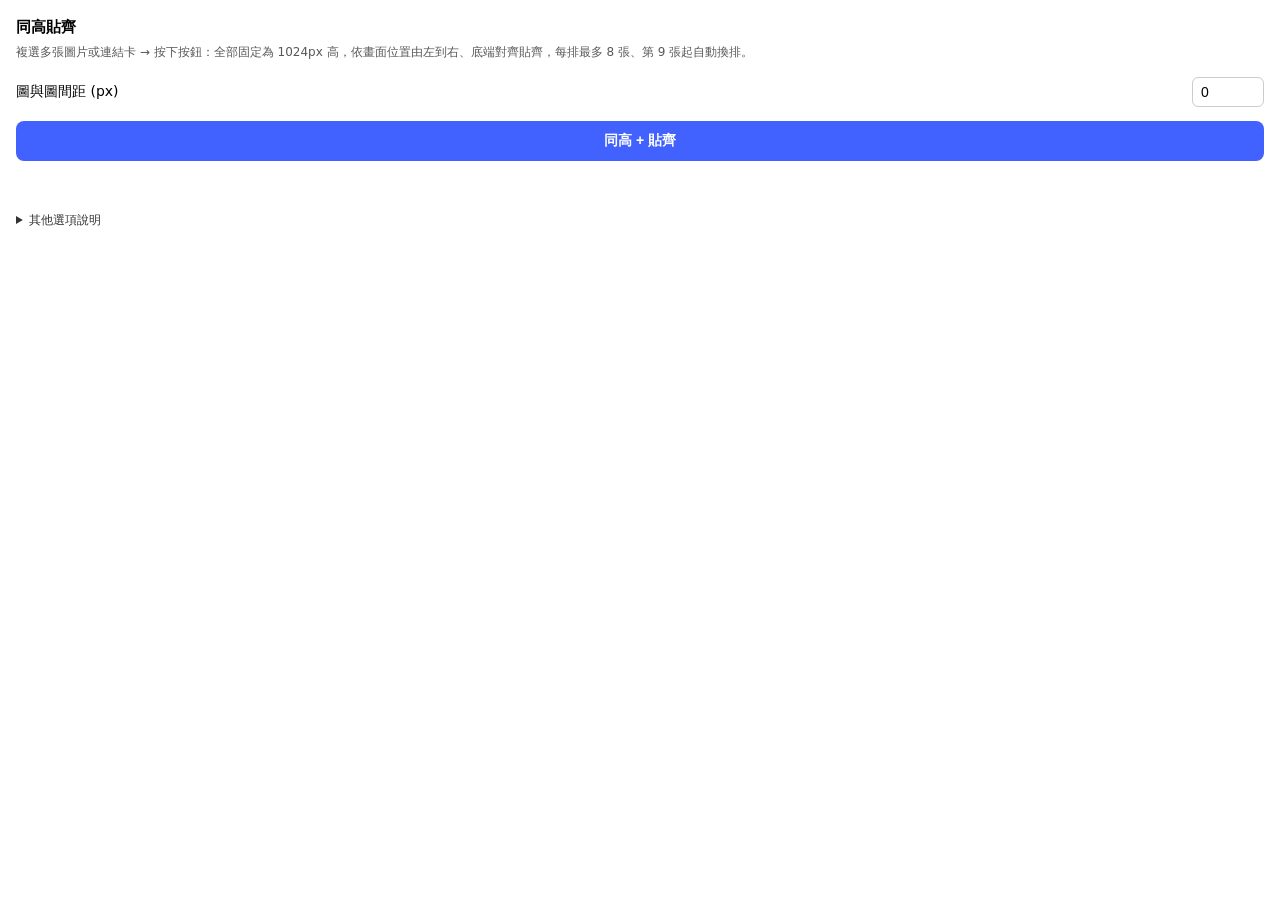
<file: align-app/panel.html>
<!DOCTYPE html>
<html lang="zh-Hant">
<head>
  <meta charset="utf-8" />
  <meta name="viewport" content="width=device-width, initial-scale=1" />
  <title>同高貼齊</title>
  <style>
    :root { color-scheme: light dark; }
    * { box-sizing: border-box; }
    body {
      font-family: -apple-system, "PingFang TC", "Noto Sans TC", system-ui, sans-serif;
      margin: 0; padding: 16px; font-size: 14px; line-height: 1.5;
    }
    h1 { font-size: 15px; margin: 0 0 4px; }
    p.hint { margin: 0 0 16px; opacity: .65; font-size: 12px; }
    .row { display: flex; align-items: center; gap: 8px; margin-bottom: 14px; }
    label { flex: 1; }
    input[type="number"] {
      width: 72px; padding: 6px 8px; border-radius: 6px;
      border: 1px solid rgba(128,128,128,.4); background: transparent;
      color: inherit; font-size: 14px;
    }
    button {
      width: 100%; padding: 11px 14px; border: 0; border-radius: 8px;
      background: #4262ff; color: #fff; font-size: 14px; font-weight: 600;
      cursor: pointer;
    }
    button:hover { background: #2d4bec; }
    button:disabled { opacity: .5; cursor: default; }
    .status { margin-top: 14px; font-size: 12px; min-height: 18px; }
    .status.ok  { color: #2e9e4f; }
    .status.err { color: #e0483d; }
    details { margin-top: 18px; font-size: 12px; opacity: .8; }
    summary { cursor: pointer; }
    details ul { margin: 8px 0 0; padding-left: 18px; }
  </style>
</head>
<body>
  <h1>同高貼齊</h1>
  <p class="hint">複選多張圖片或連結卡 → 按下按鈕：全部固定為 1024px 高，依畫面位置由左到右、底端對齊貼齊，每排最多 8 張、第 9 張起自動換排。</p>

  <div class="row">
    <label for="gap">圖與圖間距 (px)</label>
    <input id="gap" type="number" value="0" min="0" step="1" />
  </div>

  <button id="run">同高 + 貼齊</button>
  <div id="status" class="status"></div>

  <details>
    <summary>其他選項說明</summary>
    <ul>
      <li>只會影響「圖片」與「連結卡」（貼網址產生的預覽卡、影片等嵌入卡），其他物件（文字、便利貼、框）會被忽略。</li>
      <li>等比例縮放，不會被拉扯變形；Miro 不讓改大小的卡片只排位置。</li>
      <li>錨點＝整體最左邊那張圖，它幾乎不動，其他往它貼齊。</li>
      <li>超過 8 張會自動分排，第 2 排起往下疊（間距同「圖與圖間距」）。</li>
    </ul>
  </details>

  <script src="https://miro.com/app/static/sdk/v2/miro.js"></script>
  <!-- 用時間戳載入，永遠抓最新版（避開 GitHub Pages 快取）；核心先載、UI 後載。 -->
  <script>
    var core = document.createElement('script');
    core.src = 'align-core.js?cb=' + Date.now();
    core.onload = function () {
      var s = document.createElement('script');
      s.src = 'app.js?cb=' + Date.now();
      document.body.appendChild(s);
    };
    document.body.appendChild(core);
  </script>
</body>
</html>
</file>
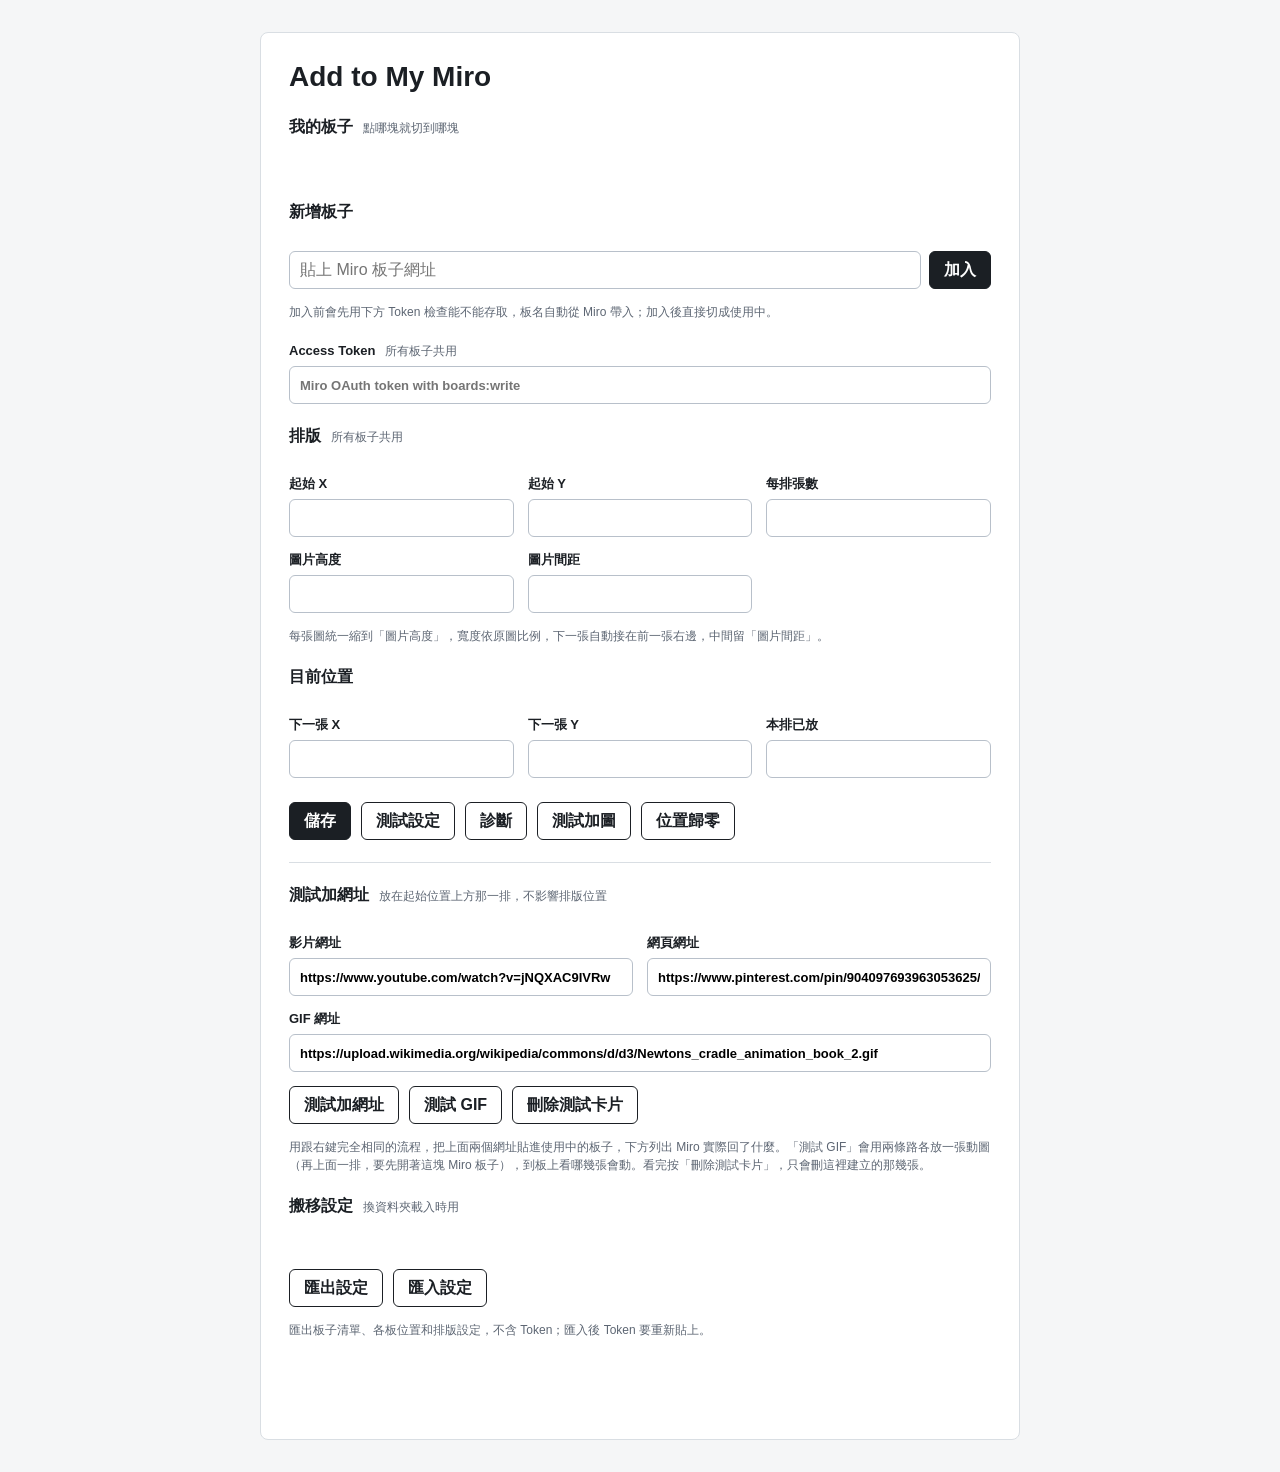
<file: extension/src/options.html>
<!doctype html>
<html lang="zh-Hant">
  <head>
    <meta charset="utf-8">
    <meta name="viewport" content="width=device-width, initial-scale=1">
    <title>Add to My Miro Settings</title>
    <link rel="stylesheet" href="options.css">
  </head>
  <body>
    <main>
      <h1>Add to My Miro</h1>

      <section>
        <h2>我的板子 <small>點哪塊就切到哪塊</small></h2>
        <div id="boards" class="chips"></div>
        <p id="currentBoard" class="hint"></p>
      </section>

      <section>
        <h2>新增板子</h2>
        <div class="addrow">
          <input id="newBoardUrl" type="url" placeholder="貼上 Miro 板子網址" autocomplete="off">
          <button id="addBoard">加入</button>
        </div>
        <p id="addMessage" class="toast" hidden></p>
        <p class="hint">加入前會先用下方 Token 檢查能不能存取，板名自動從 Miro 帶入；加入後直接切成使用中。</p>
      </section>

      <section>
        <label>
          <span>Access Token <small>所有板子共用</small></span>
          <input id="accessToken" type="password" placeholder="Miro OAuth token with boards:write" autocomplete="off">
        </label>
      </section>

      <section>
        <h2>排版 <small>所有板子共用</small></h2>
        <div class="grid">
          <label>
            起始 X
            <input id="startX" type="number" step="10">
          </label>
          <label>
            起始 Y
            <input id="startY" type="number" step="10">
          </label>
          <label>
            每排張數
            <input id="columns" type="number" min="1" step="1">
          </label>
          <label>
            圖片高度
            <input id="imageHeight" type="number" min="20" step="10">
          </label>
          <label>
            圖片間距
            <input id="gap" type="number" min="0" step="10">
          </label>
        </div>
        <p class="hint">每張圖統一縮到「圖片高度」，寬度依原圖比例，下一張自動接在前一張右邊，中間留「圖片間距」。</p>
      </section>

      <section>
        <h2>目前位置 <small id="positionFor"></small></h2>
        <div class="grid">
          <label>
            下一張 X
            <input id="cursorX" type="number" step="10">
          </label>
          <label>
            下一張 Y
            <input id="cursorY" type="number" step="10">
          </label>
          <label>
            本排已放
            <input id="rowCount" type="number" min="0" step="1">
          </label>
        </div>
      </section>

      <div class="actions">
        <button id="save">儲存</button>
        <button id="validate" type="button">測試設定</button>
        <button id="diagnose" type="button">診斷</button>
        <button id="testUpload" type="button">測試加圖</button>
        <button id="resetPosition" type="button">位置歸零</button>
      </div>

      <section class="linktest">
        <h2>測試加網址 <small>放在起始位置上方那一排，不影響排版位置</small></h2>
        <div class="grid two">
          <label>
            影片網址
            <input id="testVideoUrl" type="url" value="https://www.youtube.com/watch?v=jNQXAC9IVRw" autocomplete="off">
          </label>
          <label>
            網頁網址
            <input id="testPageUrl" type="url" value="https://www.pinterest.com/pin/904097693963053625/" autocomplete="off">
          </label>
        </div>
        <label>
          GIF 網址
          <input id="testGifUrl" type="url" value="https://upload.wikimedia.org/wikipedia/commons/d/d3/Newtons_cradle_animation_book_2.gif" autocomplete="off">
        </label>
        <div class="actions">
          <button id="testLinks" type="button">測試加網址</button>
          <button id="testGif" type="button">測試 GIF</button>
          <button id="deleteTestLinks" type="button">刪除測試卡片</button>
        </div>
        <p class="hint">用跟右鍵完全相同的流程，把上面兩個網址貼進使用中的板子，下方列出 Miro 實際回了什麼。「測試 GIF」會用兩條路各放一張動圖（再上面一排，要先開著這塊 Miro 板子），到板上看哪幾張會動。看完按「刪除測試卡片」，只會刪這裡建立的那幾張。</p>
      </section>

      <section>
        <h2>搬移設定 <small>換資料夾載入時用</small></h2>
        <div class="actions">
          <button id="exportSettings" type="button">匯出設定</button>
          <button id="importSettings" type="button">匯入設定</button>
          <input id="importFile" type="file" accept="application/json,.json" hidden>
        </div>
        <p class="hint">匯出板子清單、各板位置和排版設定，不含 Token；匯入後 Token 要重新貼上。</p>
      </section>

      <p id="status" role="status"></p>
      <p id="lastResult"></p>
      <pre id="report" hidden></pre>
    </main>

    <script src="boards.js"></script>
    <script src="options.js"></script>
  </body>
</html>
</file>
<file: extension/src/options.css>
:root {
  color-scheme: light;
  font-family: -apple-system, BlinkMacSystemFont, "Segoe UI", sans-serif;
  background: #f5f6f7;
  color: #1b1f24;
}

body {
  margin: 0;
}

main {
  box-sizing: border-box;
  width: min(760px, calc(100vw - 32px));
  margin: 32px auto;
  padding: 28px;
  background: #ffffff;
  border: 1px solid #d9dee3;
  border-radius: 8px;
}

h1 {
  margin: 0 0 24px;
  font-size: 28px;
  font-weight: 700;
}

h2 {
  margin: 0 0 14px;
  font-size: 16px;
}

section {
  display: grid;
  gap: 14px;
  margin-top: 22px;
}

label {
  display: grid;
  gap: 6px;
  font-size: 13px;
  font-weight: 600;
}

input {
  box-sizing: border-box;
  width: 100%;
  height: 38px;
  padding: 0 10px;
  border: 1px solid #b8c0ca;
  border-radius: 6px;
  font: inherit;
}

.grid {
  display: grid;
  grid-template-columns: repeat(3, minmax(0, 1fr));
  gap: 14px;
}

.actions {
  display: flex;
  flex-wrap: wrap;
  gap: 10px;
  margin-top: 24px;
}

.grid.two {
  grid-template-columns: repeat(2, minmax(0, 1fr));
}

.linktest {
  padding-top: 22px;
  border-top: 1px solid #d9dee3;
}

.linktest .actions {
  margin-top: 0;
}

button {
  height: 38px;
  padding: 0 14px;
  border: 1px solid #1b1f24;
  border-radius: 6px;
  background: #1b1f24;
  color: white;
  font: inherit;
  font-weight: 700;
  cursor: pointer;
}

button[type="button"] {
  background: #ffffff;
  color: #1b1f24;
}

button:disabled {
  border-color: #d9dee3;
  color: #9aa3ad;
  cursor: default;
}

#status,
#lastResult {
  min-height: 20px;
  margin: 16px 0 0;
  color: #236b42;
  font-size: 13px;
}

#lastResult {
  color: #5d6673;
}

.hint {
  margin: 0;
  color: #5d6673;
  font-size: 12px;
  line-height: 1.5;
}

#report {
  margin: 12px 0 0;
  padding: 14px;
  overflow-x: auto;
  border: 1px solid #d9dee3;
  border-radius: 6px;
  background: #f5f6f7;
  color: #1b1f24;
  font-family: ui-monospace, SFMono-Regular, Menlo, monospace;
  font-size: 12px;
  line-height: 1.55;
  white-space: pre-wrap;
  word-break: break-word;
}

h2 small,
label small {
  margin-left: 6px;
  color: #5d6673;
  font-size: 12px;
  font-weight: 400;
}

.chips {
  display: flex;
  flex-wrap: wrap;
  gap: 8px;
  align-items: center;
}

.chip {
  display: inline-flex;
  align-items: center;
  gap: 2px;
  height: 34px;
  padding: 0 4px;
  border: 1px solid #b8c0ca;
  border-radius: 999px;
  background: #ffffff;
  transition: box-shadow 0.2s;
}

.chip:hover {
  border-color: #1b1f24;
}

.chip.on {
  border-color: #1b1f24;
  background: #1b1f24;
  color: #ffffff;
}

.chip.flash {
  box-shadow: 0 0 0 4px #f5c04a;
}

/* Later than button[type="button"] with the same specificity, so these win. */
.chips button {
  height: 30px;
  padding: 0 6px;
  border: 0;
  background: none;
  color: inherit;
  font-weight: 600;
}

.chips .chip-name {
  padding: 0 8px;
}

.chip.on .chip-name {
  cursor: default;
}

.chips .chip-remove {
  color: #c0392b;
}

.chip.on .chip-remove {
  color: #ff9b8f;
}

.chip input {
  width: 140px;
  height: 26px;
  margin: 0 4px;
  font-weight: 600;
}

.chips .manage {
  height: 34px;
  padding: 0 12px;
  border: 1px dashed #b8c0ca;
  border-radius: 999px;
  color: #5d6673;
}

.chips .manage.on {
  border-style: solid;
  border-color: #236b42;
  color: #236b42;
}

.chips-empty {
  color: #5d6673;
  font-size: 13px;
}

#currentBoard a {
  margin-left: 6px;
  color: #2f6fde;
  text-decoration: none;
}

.addrow {
  display: flex;
  gap: 8px;
}

.addrow input {
  flex: 1;
}

.toast {
  margin: 0;
  padding: 8px 10px;
  border-radius: 6px;
  font-size: 13px;
  line-height: 1.5;
  white-space: pre-wrap;
}

.toast.ok { background: #e9f5ec; color: #236b42; }
.toast.warn { background: #fdf4e0; color: #8a5a00; }
.toast.err { background: #fbecea; color: #a33221; }
.toast.info { background: #f0f3f6; color: #5d6673; }

@media (max-width: 640px) {
  main {
    padding: 20px;
  }

  .grid,
  .grid.two {
    grid-template-columns: 1fr;
  }
}
</file>
